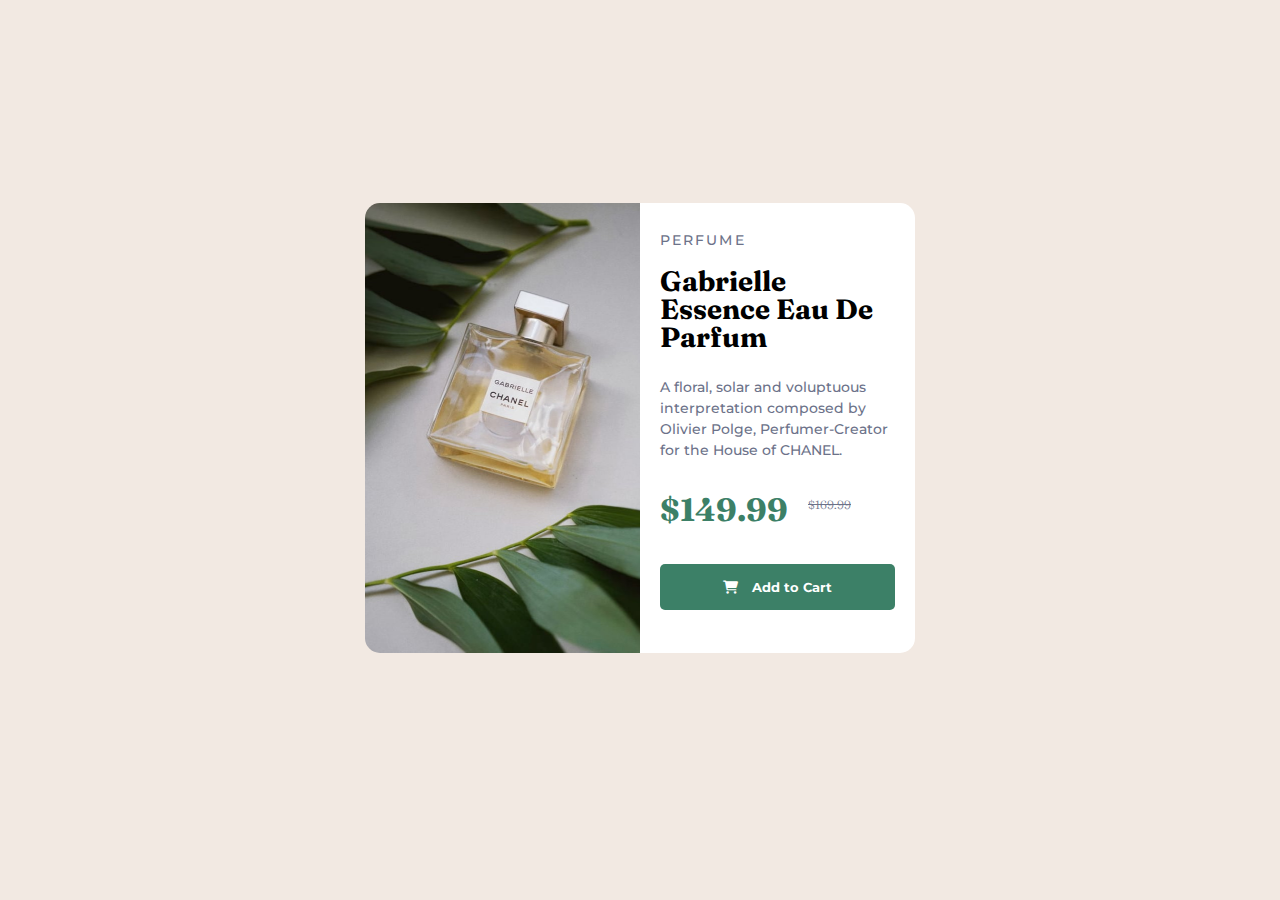
<file: Product preview card/index.html>
<!DOCTYPE html>
<html lang="en">

<head>
    <meta charset="UTF-8">
    <meta http-equiv="X-UA-Compatible" content="IE=edge">
    <meta name="viewport" content="width=device-width, initial-scale=1.0">

    <link rel="stylesheet" href="styles.css">

    <!-- Google Fonts -->
    <link rel="preconnect" href="https://fonts.googleapis.com">
<link rel="preconnect" href="https://fonts.gstatic.com" crossorigin>
<link href="https://fonts.googleapis.com/css2?family=Fraunces:opsz,wght@9..144,700&family=Montserrat:wght@500;700&display=swap" rel="stylesheet">

<!-- font awesome -->
<link rel="stylesheet" href="https://cdnjs.cloudflare.com/ajax/libs/font-awesome/6.0.0/css/all.min.css" integrity="sha512-9usAa10IRO0HhonpyAIVpjrylPvoDwiPUiKdWk5t3PyolY1cOd4DSE0Ga+ri4AuTroPR5aQvXU9xC6qOPnzFeg==" crossorigin="anonymous" referrerpolicy="no-referrer" />

    <title>Product Card</title>
</head>

<body>
    <div class="container">
        <div class="img"></div>
        <div class="details">
            <p class="category">PERFUME</p>
            <h1>Gabrielle Essence Eau De Parfum</h1>
            <p class="text">A floral, solar and voluptuous interpretation composed by Olivier Polge, Perfumer-Creator for the House
                of CHANEL.</p>
            <h2 class="price">$149.99<span>$169.99</span></h2>
            <button><i class="fa fa-light fa-cart-shopping cart"></i> Add to Cart</button>
        </div>

    </div>
</body>

</html>
</file>
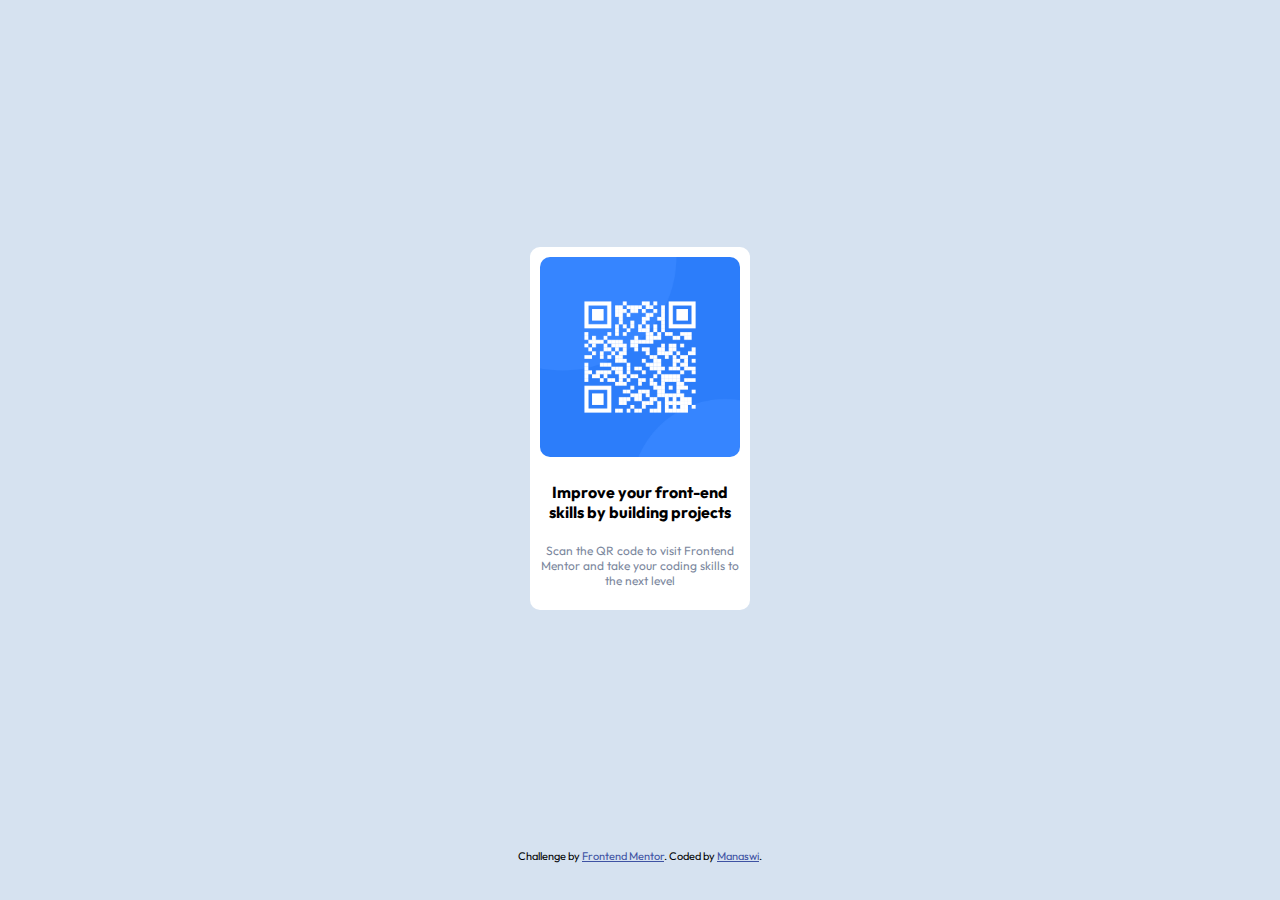
<file: QR code component/index.html>
<!DOCTYPE html>
<html lang="en">

<head>
    <meta charset="UTF-8">
    <meta name="viewport" content="width=device-width, initial-scale=1.0">
    <!-- displays site properly based on user's device -->

    <title>Frontend Mentor | QR code component</title>

    <link rel="icon" type="image/png" sizes="32x32" href="./images/favicon-32x32.png">

    <!-- Google Fonts -->
    <link rel="preconnect" href="https://fonts.googleapis.com">
    <link rel="preconnect" href="https://fonts.gstatic.com" crossorigin>
    <link href="https://fonts.googleapis.com/css2?family=Outfit:wght@400;700&display=swap" rel="stylesheet">


    <link rel="stylesheet" href="styles.css">


</head>

<body>

    <div class="container">
        <img src="images/image-qr-code.png" alt="QR Code">
        <h4>Improve your front-end skills by building projects</h4>

        <p>Scan the QR code to visit Frontend Mentor and take your coding skills to the next level</p>
    </div>

    <div class="attribution">
        Challenge by <a href="https://www.frontendmentor.io?ref=challenge" target="_blank">Frontend Mentor</a>. Coded by <a href="#">Manaswi</a>.
    </div>
</body>

</html>
</file>
<file: Product preview card/styles.css>
:root{
    --dark-cyan: hsl(158, 36%, 37%);
    --cream: hsl(30, 38%, 92%);
    --dark-blue: hsl(212, 21%, 14%);
    --grayish-blue: hsl(228, 12%, 48%);
    --white: hsl(0, 0%, 100%);
}


*{
    margin: 0;
    padding: 0;
    box-sizing: border-box;
}

body {
    background-color: #F2E9E2;
    font-family: 'Montserrat', sans-serif;
    font-size: 14px;
    display: flex;
    flex-direction: column;
    justify-content: center;
    align-items: center;
    min-height: 95vh;
}

.container{
    display: flex;
    flex-direction: row;
    width: 550px;
    min-height: 450px;
    margin: auto;
    border-radius: 15px;
    overflow: hidden;
}

.img{
    background-image: url("images/image-product-desktop.jpg");
    background-position: center;
    background-size: cover;
}

.details{
    padding: 20px;
}

.img, .details{
    width: 50%;
    background-color: #FFF;
}

.category{
    color: var(--grayish-blue);
    letter-spacing: 0.15em; /* 2px */
    font-weight:500;
    margin: 0.625em 0 0.9375em 0;
}
h1{
    font-family: 'Fraunces', serif;
    line-height: 1;
    margin: 0.625em 0 0.625em 0;
}

.text{
    font-size: 14px;
    color: var(--grayish-blue);
    font-weight:500;
    line-height: 1.5;
    padding: 0.625em 0 0.625em 0;
}

.price{
    color: var(--dark-cyan);
    font-family: 'Fraunces', serif; 
    font-weight: 700;
    font-size: 32px;  
    margin: 20px 0;
}

.price >span{
    font-size: 12px;
    font-weight: 300;
    vertical-align: 12px;
    text-decoration: line-through;
    margin-left: 20px;
    color: var(--grayish-blue);
}

button{
    padding: 15px 20px;
    margin-top: 15px;
    width: 100%;
    color: var(--white);
    background-color: var(--dark-cyan);
    border: none;
    border-radius: 5px;
    font-family: 'Montserrat', sans-serif;
    font-weight: 700;
}


button:hover, button:active{
    background-color: var(--dark-blue);
    cursor: pointer;
}

.cart{
    color: var(--white);
    padding-right: 10px;
}


@media (max-width: 376px){
    body{
        display: flex;
        flex-direction: column;
        min-height: 100%;
    }

    .container{
        margin: 20px 15px;
        display: flex;
        flex-direction: column;
        max-width: 300px;
        min-height: 100vh;
    }
    
    .img, .details{
        min-width: 100%;
        min-height: 300px;
    }
}
</file>
<file: QR code component/styles.css>
body {
    background-color: hsl(212, 45%, 89%);
    font-family: 'Outfit', sans-serif;
    display: flex;
    flex-direction: column;
    align-content: center;
    justify-content: center;
    min-height: 95vh;
}

p {
    font-size: 12px;
    color: hsl(220, 15%, 55%);
}

.container {
    background-color: hsl(0, 0%, 100%);
    border-radius: 10px;
    max-width: 200px;
    padding: 10px;
    text-align: center;
    margin: auto;
}

img {
    height: 200px;
    width: 200px;
    border-radius: 10px;
}

.attribution {
    font-size: 11px;
    text-align: center;
}

.attribution a {
    color: hsl(228, 45%, 44%);
}
</file>
